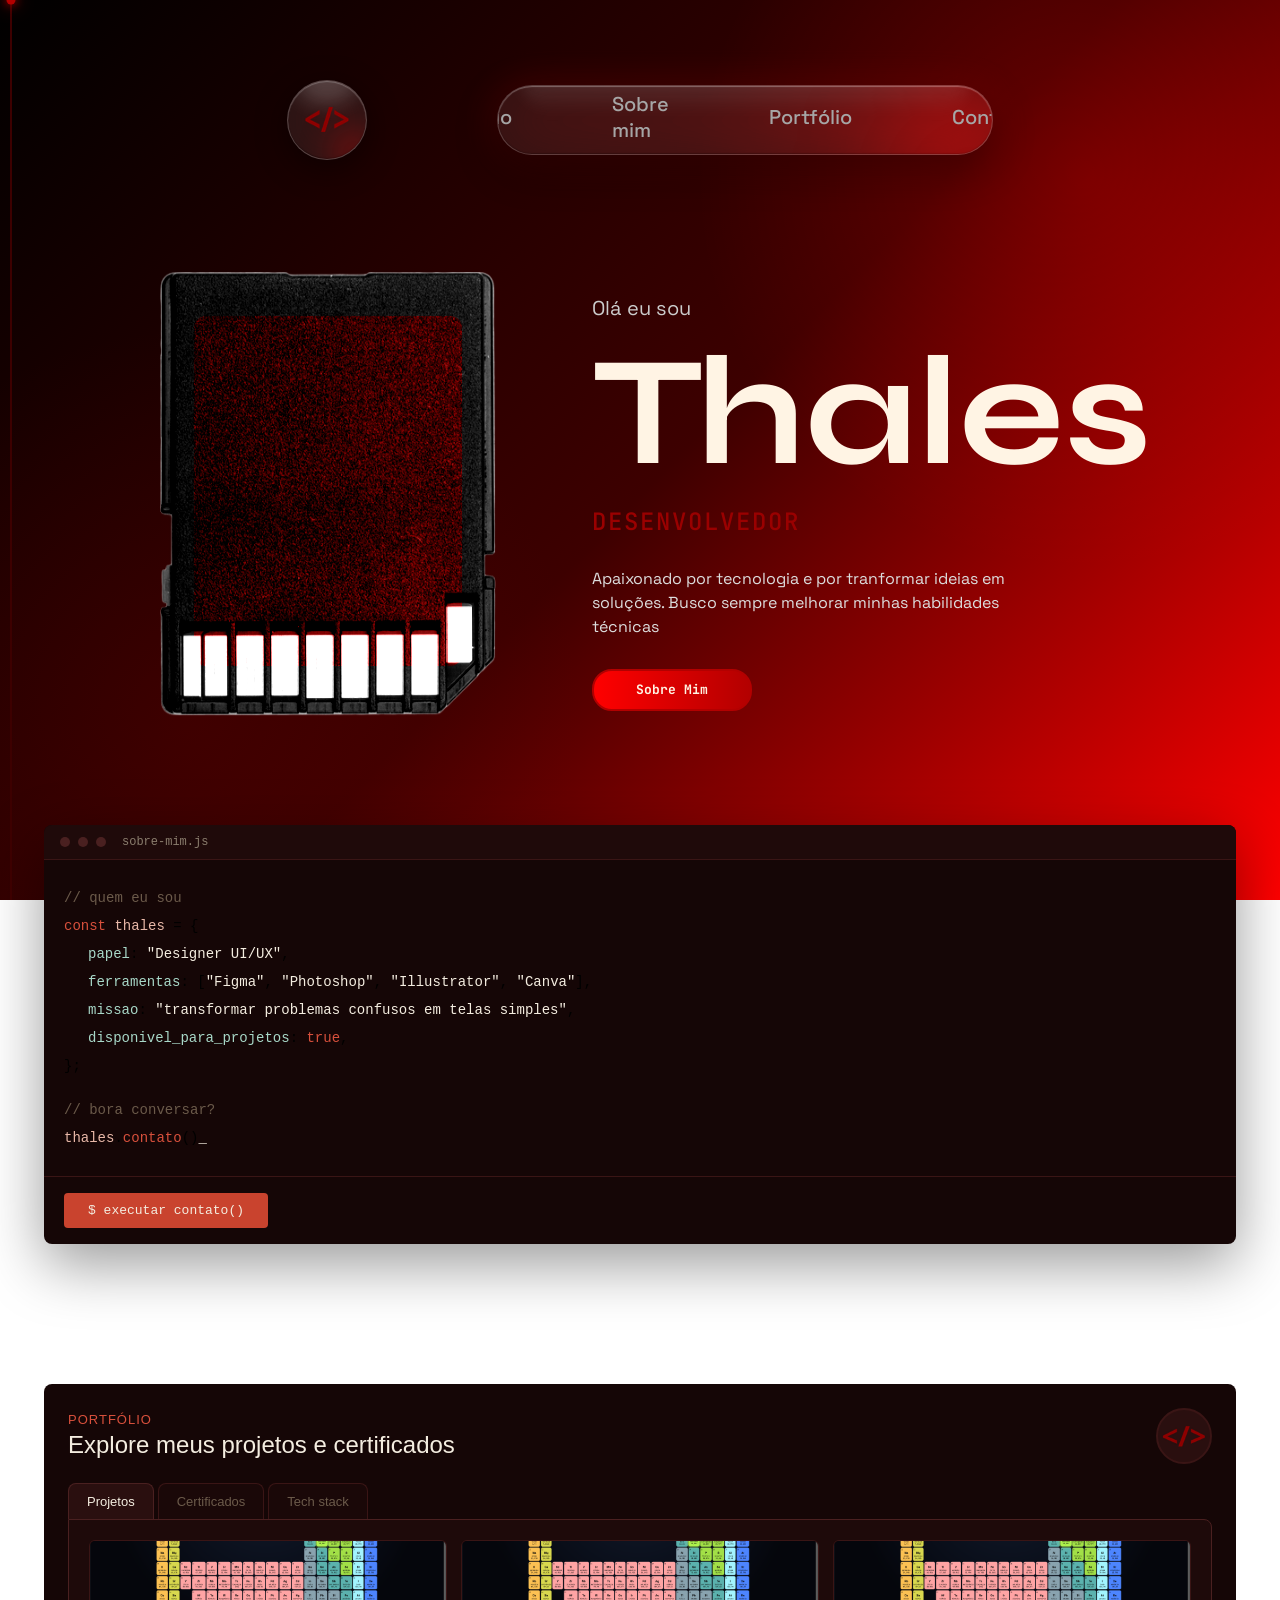
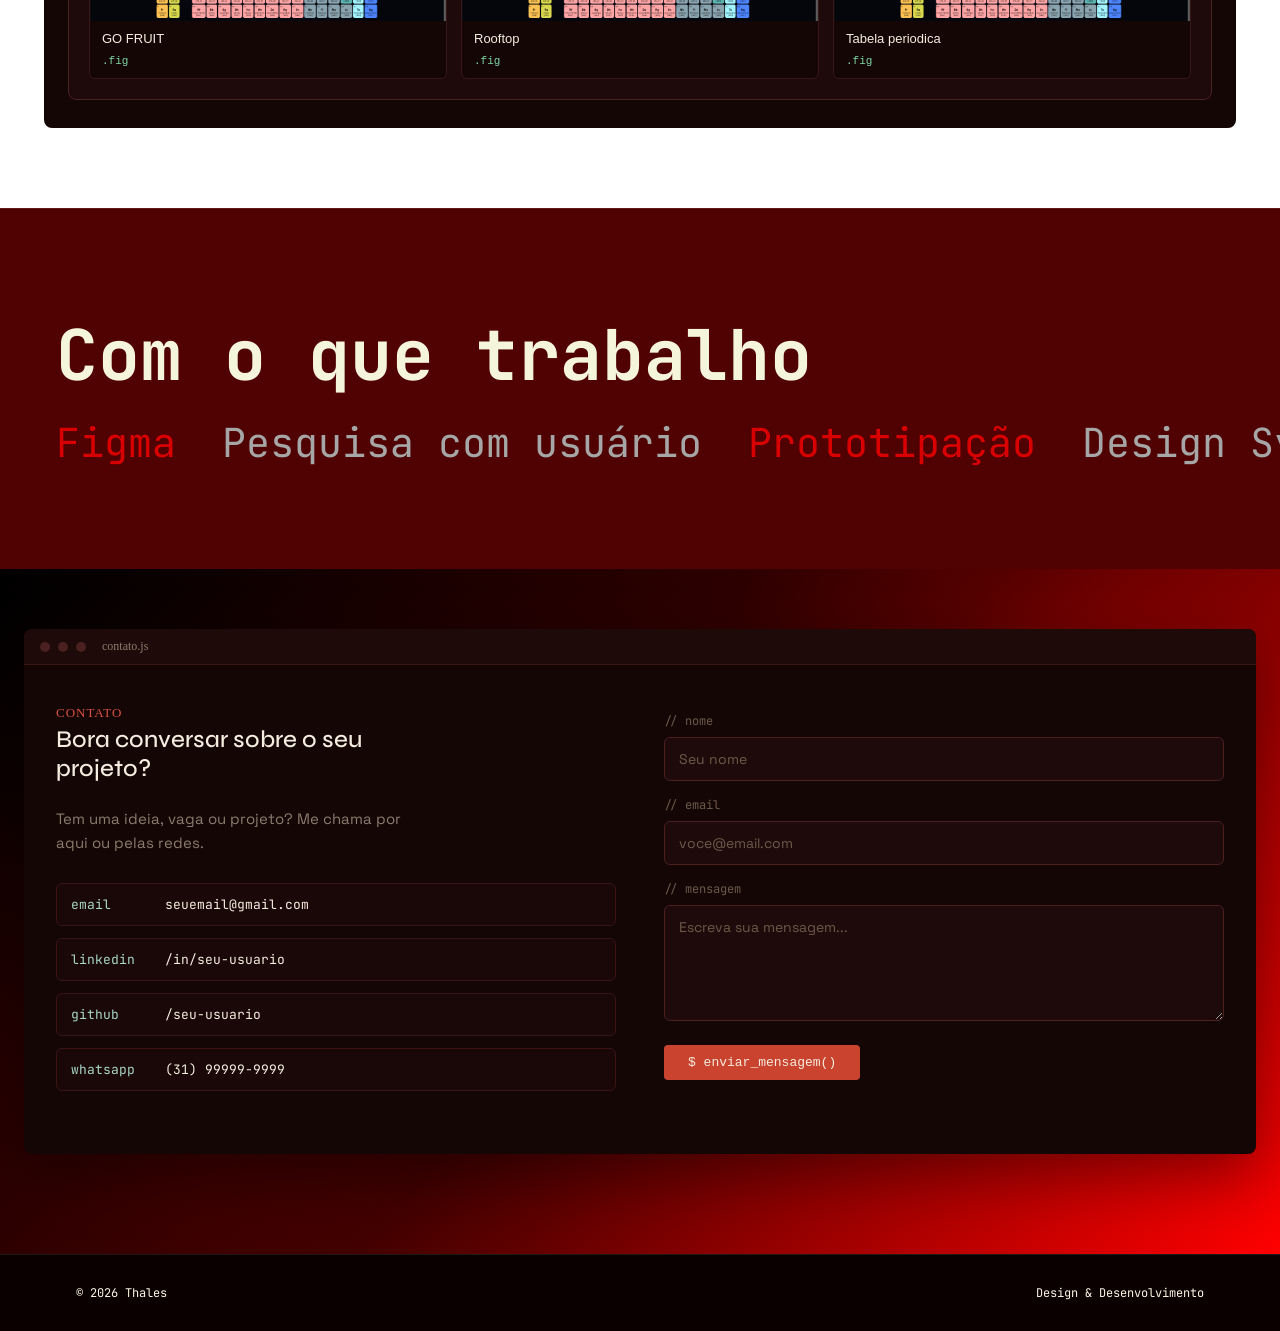
<file: index.html>
<!DOCTYPE html>
<html lang="en">

<head>
    <meta charset="UTF-8">
    <meta name="viewport" content="width=device-width, initial-scale=1.0">
    <title>portifolio</title>
    <link rel="stylesheet" href="port.css">
    <link rel="preconnect" href="https://fonts.googleapis.com">
    <link rel="preconnect" href="https://fonts.gstatic.com" crossorigin>
    <link href="https://fonts.googleapis.com/css2?family=Syne:wght@400..800&display=swap" rel="stylesheet">
    <link rel="preconnect" href="https://fonts.googleapis.com">
    <link rel="preconnect" href="https://fonts.gstatic.com" crossorigin>
    <link
        href="https://fonts.googleapis.com/css2?family=JetBrains+Mono:ital,wght@0,100..800;1,100..800&family=Syne:wght@400..800&display=swap"
        rel="stylesheet">
    <link rel="preconnect" href="https://fonts.googleapis.com">
    <link rel="preconnect" href="https://fonts.gstatic.com" crossorigin>
    <link
        href="https://fonts.googleapis.com/css2?family=JetBrains+Mono:ital,wght@0,100..800;1,100..800&family=Space+Grotesk:wght@300..700&family=Syne:wght@400..800&display=swap"
        rel="stylesheet">

</head>

<body>
    <div id="home">

        <header id="cabecalho">
            <ul id="tag">
                <li id="btncontainer"><button id="darkMode"><img id="tagimg" src="Thales.png" alt=""></button></li>
            </ul>
            <ul id="principal">
                <li><a href="">Início</a>
                    <hr class="hr">
                </li>
                <li><a href="#sobreMim">Sobre mim</a>
                    <hr class="hr">
                </li>
                <li><a href="#portfolio">Portfólio</a>
                    <hr class="hr">
                </li>
                <li><a href="#contato">Contato</a>
                    <hr class="hr">
                </li>
            </ul>
        </header>
        <section id="container-apresentacao">
            <div id="Apresentação">
                <div id="memoryCard">
                    <img src="Thales1.png" alt="">
                </div>
                <div id="textoApresentação">
                    <span id="parte1">Olá eu sou</span>
                    <span id="parte2">Thales</span>
                    <span id="parte3" class="letra3">Desenvolvedor</span>
                    <span id="parte4">Apaixonado por tecnologia e por tranformar ideias em soluções. Busco sempre
                        melhorar
                        minhas habilidades
                        técnicas</span>
                    <button id="Projetos"><a href="#sobreMim"><span>Sobre Mim</span></a></button>
                </div>
            </div>

        </section>

        <section id="sobreMim" class="sobre-mim">
            <div class="editor-window">

                <div class="editor-titlebar">
                    <span class="dot"></span>
                    <span class="dot"></span>
                    <span class="dot"></span>
                    <span class="filename">sobre-mim.js</span>
                </div>

                <div class="editor-body">
                    <p><span class="comment">// quem eu sou</span></p>
                    <p><span class="keyword">const</span> <span class="var">thales</span> = {</p>
                    <p class="indent"><span class="prop">papel</span>: <span class="string">"Designer UI/UX"</span>,</p>
                    <p class="indent"><span class="prop">ferramentas</span>: [<span class="string">"Figma"</span>, <span
                            class="string">"Photoshop"</span>, <span class="string">"Illustrator"</span>, <span
                            class="string">"Canva"</span>],</p>
                    <p class="indent"><span class="prop">missao</span>: <span class="string">"transformar problemas
                            confusos em telas simples"</span>,</p>
                    <p class="indent"><span class="prop">disponivel_para_projetos</span>: <span
                            class="keyword">true</span>,</p>
                    <p>};</p>
                    <p class="spaced"><span class="comment">// bora conversar?</span></p>
                    <p><span class="var">thales</span>.<span class="keyword">contato</span>()<span id="cursor">_</span>
                    </p>
                </div>

                <div class="editor-footer">
                    <button class="run-btn"
                        onclick="document.getElementById('contato').scrollIntoView({behavior:'smooth'})" id="">
                        $ executar contato()
                    </button>
                </div>

            </div>
        </section>


        <section id="portfolio" class="portfolio-pastas">
            <div class="board">

                <div>
                    <img class="avatar" src="Thales.png" alt="">
                </div>

                <p class="eyebrow">PORTFÓLIO</p>
                <h1 class="titulo">Explore meus projetos e certificados</h1>

                <div class="tabs">
                    <button class="tab active" data-folder="projetos">
                        Projetos
                    </button>
                    <button class="tab" data-folder="certificados">
                        Certificados
                    </button>
                    <button class="tab" data-folder="techstack">
                        Tech stack
                    </button>
                </div>

                <div class="folder-content" id="folder-content">
                    <!-- preenchido via JS -->
                </div>

            </div>
        </section>

    </div>

    <section id="skills" class="painel">
        <h2 class="letra3">Com o que trabalho</h2>
        <div class="faixa-skills">
            <div class="marquee">
                <span class="on">Figma</span><span>Pesquisa com usuário</span><span
                    class="on">Prototipação</span><span>Design System</span><span class="on">HTML / CSS /
                    JS</span><span>Wireframing</span>
                <span class="on">Figma</span><span>Pesquisa com usuário</span><span
                    class="on">Prototipação</span><span>Design System</span><span class="on">HTML / CSS /
                    JS</span><span>Wireframing</span>
            </div>
        </div>
    </section>

    <div id="spine">
        <div id="spine-fill">
            <div id="spine-dot"></div>
        </div>
    </div>
    <section id="contato" class="contato">
        <div class="contato-window">

            <div class="editor-titlebar">
                <span class="dot"></span>
                <span class="dot"></span>
                <span class="dot"></span>
                <span class="filename">contato.js</span>
            </div>

            <div class="contato-body">

                <div class="contato-info">
                    <p class="eyebrow">CONTATO</p>
                    <h2 class="titulo">Bora conversar sobre o seu projeto?</h2>
                    <p class="contato-texto">
                        Tem uma ideia, vaga ou projeto? Me chama por aqui ou pelas redes.
                    </p>

                    <ul class="contato-links">
                        <li>
                            <a href="mailto:seuemail@gmail.com">
                                <span class="prop">email</span>
                                <span class="string">seuemail@gmail.com</span>
                            </a>
                        </li>
                        <li>
                            <a href="https://www.linkedin.com/in/SEU-USUARIO" target="_blank" rel="noopener">
                                <span class="prop">linkedin</span>
                                <span class="string">/in/seu-usuario</span>
                            </a>
                        </li>
                        <li>
                            <a href="https://github.com/SEU-USUARIO" target="_blank" rel="noopener">
                                <span class="prop">github</span>
                                <span class="string">/seu-usuario</span>
                            </a>
                        </li>
                        <li>
                            <a href="https://wa.me/5531999999999" target="_blank" rel="noopener">
                                <span class="prop">whatsapp</span>
                                <span class="string">(31) 99999-9999</span>
                            </a>
                        </li>
                    </ul>
                </div>

                <form id="contato-form" class="contato-form">
                    <label for="nome"><span class="comment">// nome</span></label>
                    <input type="text" id="nome" name="nome" placeholder="Seu nome" required>

                    <label for="email"><span class="comment">// email</span></label>
                    <input type="email" id="email" name="email" placeholder="voce@email.com" required>

                    <label for="mensagem"><span class="comment">// mensagem</span></label>
                    <textarea id="mensagem" name="mensagem" rows="5" placeholder="Escreva sua mensagem..."
                        required></textarea>

                    <button type="submit" class="run-btn">$ enviar_mensagem()</button>
                    <p id="form-status" role="status"></p>
                </form>

            </div>
        </div>
    </section>

    <footer>
        <span>© 2026 Thales</span>
        <span>Design & Desenvolvimento</span>
    </footer>

    <script src="index.js"></script>
</body>

</html>
</file>
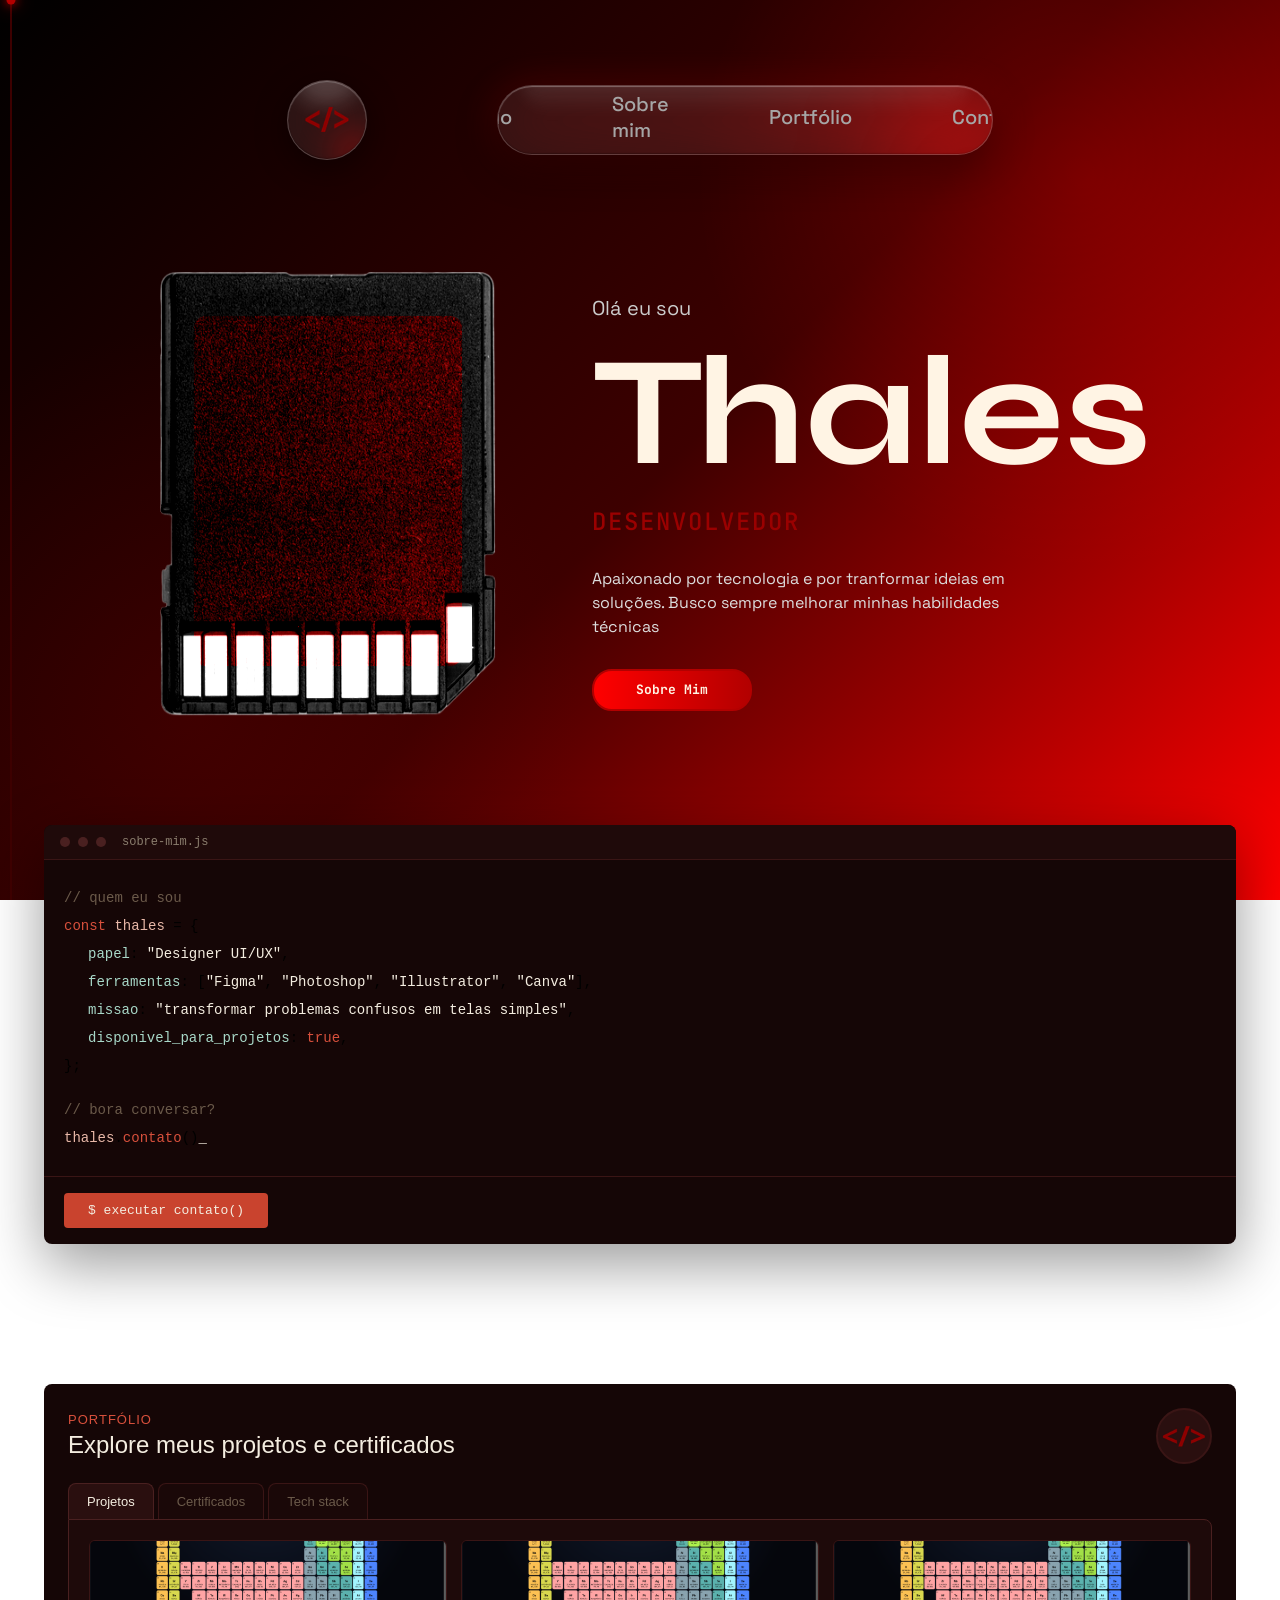
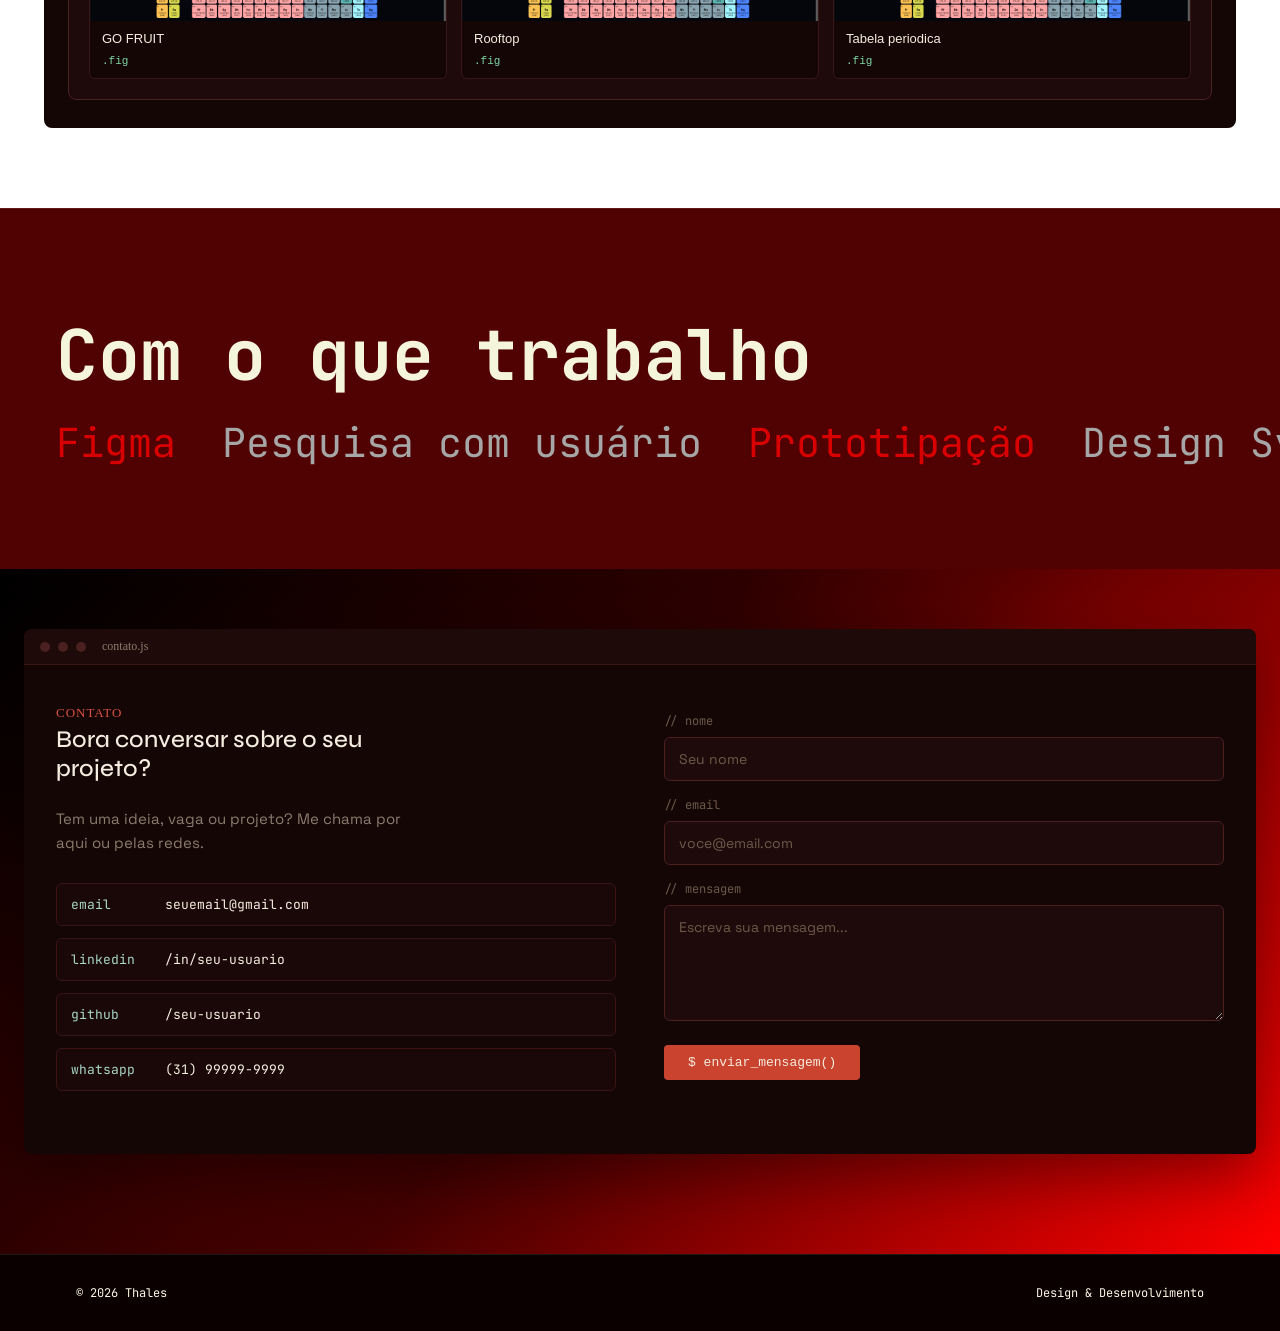
<file: lndex.html>
<!DOCTYPE html>
<html lang="en">

<head>
    <meta charset="UTF-8">
    <meta name="viewport" content="width=device-width, initial-scale=1.0">
    <title>portifolio</title>
    <link rel="stylesheet" href="port.css">
    <link rel="preconnect" href="https://fonts.googleapis.com">
    <link rel="preconnect" href="https://fonts.gstatic.com" crossorigin>
    <link href="https://fonts.googleapis.com/css2?family=Syne:wght@400..800&display=swap" rel="stylesheet">
    <link rel="preconnect" href="https://fonts.googleapis.com">
    <link rel="preconnect" href="https://fonts.gstatic.com" crossorigin>
    <link
        href="https://fonts.googleapis.com/css2?family=JetBrains+Mono:ital,wght@0,100..800;1,100..800&family=Syne:wght@400..800&display=swap"
        rel="stylesheet">
    <link rel="preconnect" href="https://fonts.googleapis.com">
    <link rel="preconnect" href="https://fonts.gstatic.com" crossorigin>
    <link
        href="https://fonts.googleapis.com/css2?family=JetBrains+Mono:ital,wght@0,100..800;1,100..800&family=Space+Grotesk:wght@300..700&family=Syne:wght@400..800&display=swap"
        rel="stylesheet">

</head>

<body>
    <div id="home">

        <header id="cabecalho">
            <ul id="tag">
                <li id="btncontainer"><button id="darkMode"><img id="tagimg" src="Thales.png" alt=""></button></li>
            </ul>
            <ul id="principal">
                <li><a href="">Início</a>
                    <hr class="hr">
                </li>
                <li><a href="#sobreMim">Sobre mim</a>
                    <hr class="hr">
                </li>
                <li><a href="#portfolio">Portfólio</a>
                    <hr class="hr">
                </li>
                <li><a href="#contato">Contato</a>
                    <hr class="hr">
                </li>
            </ul>
        </header>
        <section id="container-apresentacao">
            <div id="Apresentação">
                <div id="memoryCard">
                    <img src="Thales1.png" alt="">
                </div>
                <div id="textoApresentação">
                    <span id="parte1">Olá eu sou</span>
                    <span id="parte2">Thales</span>
                    <span id="parte3" class="letra3">Desenvolvedor</span>
                    <span id="parte4">Apaixonado por tecnologia e por tranformar ideias em soluções. Busco sempre
                        melhorar
                        minhas habilidades
                        técnicas</span>
                    <button id="Projetos"><a href="#sobreMim"><span>Sobre Mim</span></a></button>
                </div>
            </div>

        </section>

        <section id="sobreMim" class="sobre-mim">
            <div class="editor-window">

                <div class="editor-titlebar">
                    <span class="dot"></span>
                    <span class="dot"></span>
                    <span class="dot"></span>
                    <span class="filename">sobre-mim.js</span>
                </div>

                <div class="editor-body">
                    <p><span class="comment">// quem eu sou</span></p>
                    <p><span class="keyword">const</span> <span class="var">thales</span> = {</p>
                    <p class="indent"><span class="prop">papel</span>: <span class="string">"Designer UI/UX"</span>,</p>
                    <p class="indent"><span class="prop">ferramentas</span>: [<span class="string">"Figma"</span>, <span
                            class="string">"Photoshop"</span>, <span class="string">"Illustrator"</span>, <span
                            class="string">"Canva"</span>],</p>
                    <p class="indent"><span class="prop">missao</span>: <span class="string">"transformar problemas
                            confusos em telas simples"</span>,</p>
                    <p class="indent"><span class="prop">disponivel_para_projetos</span>: <span
                            class="keyword">true</span>,</p>
                    <p>};</p>
                    <p class="spaced"><span class="comment">// bora conversar?</span></p>
                    <p><span class="var">thales</span>.<span class="keyword">contato</span>()<span id="cursor">_</span>
                    </p>
                </div>

                <div class="editor-footer">
                    <button class="run-btn"
                        onclick="document.getElementById('contato').scrollIntoView({behavior:'smooth'})" id="">
                        $ executar contato()
                    </button>
                </div>

            </div>
        </section>


        <section id="portfolio" class="portfolio-pastas">
            <div class="board">

                <div>
                    <img class="avatar" src="Thales.png" alt="">
                </div>

                <p class="eyebrow">PORTFÓLIO</p>
                <h1 class="titulo">Explore meus projetos e certificados</h1>

                <div class="tabs">
                    <button class="tab active" data-folder="projetos">
                        Projetos
                    </button>
                    <button class="tab" data-folder="certificados">
                        Certificados
                    </button>
                    <button class="tab" data-folder="techstack">
                        Tech stack
                    </button>
                </div>

                <div class="folder-content" id="folder-content">
                    <!-- preenchido via JS -->
                </div>

            </div>
        </section>

    </div>

    <section id="skills" class="painel">
        <h2 class="letra3">Com o que trabalho</h2>
        <div class="faixa-skills">
            <div class="marquee">
                <span class="on">Figma</span><span>Pesquisa com usuário</span><span
                    class="on">Prototipação</span><span>Design System</span><span class="on">HTML / CSS /
                    JS</span><span>Wireframing</span>
                <span class="on">Figma</span><span>Pesquisa com usuário</span><span
                    class="on">Prototipação</span><span>Design System</span><span class="on">HTML / CSS /
                    JS</span><span>Wireframing</span>
            </div>
        </div>
    </section>

    <div id="spine">
        <div id="spine-fill">
            <div id="spine-dot"></div>
        </div>
    </div>
    <section id="contato" class="contato">
        <div class="contato-window">

            <div class="editor-titlebar">
                <span class="dot"></span>
                <span class="dot"></span>
                <span class="dot"></span>
                <span class="filename">contato.js</span>
            </div>

            <div class="contato-body">

                <div class="contato-info">
                    <p class="eyebrow">CONTATO</p>
                    <h2 class="titulo">Bora conversar sobre o seu projeto?</h2>
                    <p class="contato-texto">
                        Tem uma ideia, vaga ou projeto? Me chama por aqui ou pelas redes.
                    </p>

                    <ul class="contato-links">
                        <li>
                            <a href="mailto:seuemail@gmail.com">
                                <span class="prop">email</span>
                                <span class="string">seuemail@gmail.com</span>
                            </a>
                        </li>
                        <li>
                            <a href="https://www.linkedin.com/in/SEU-USUARIO" target="_blank" rel="noopener">
                                <span class="prop">linkedin</span>
                                <span class="string">/in/seu-usuario</span>
                            </a>
                        </li>
                        <li>
                            <a href="https://github.com/SEU-USUARIO" target="_blank" rel="noopener">
                                <span class="prop">github</span>
                                <span class="string">/seu-usuario</span>
                            </a>
                        </li>
                        <li>
                            <a href="https://wa.me/5531999999999" target="_blank" rel="noopener">
                                <span class="prop">whatsapp</span>
                                <span class="string">(31) 99999-9999</span>
                            </a>
                        </li>
                    </ul>
                </div>

                <form id="contato-form" class="contato-form">
                    <label for="nome"><span class="comment">// nome</span></label>
                    <input type="text" id="nome" name="nome" placeholder="Seu nome" required>

                    <label for="email"><span class="comment">// email</span></label>
                    <input type="email" id="email" name="email" placeholder="voce@email.com" required>

                    <label for="mensagem"><span class="comment">// mensagem</span></label>
                    <textarea id="mensagem" name="mensagem" rows="5" placeholder="Escreva sua mensagem..."
                        required></textarea>

                    <button type="submit" class="run-btn">$ enviar_mensagem()</button>
                    <p id="form-status" role="status"></p>
                </form>

            </div>
        </div>
    </section>

    <footer>
        <span>© 2026 Thales</span>
        <span>Design & Desenvolvimento</span>
    </footer>

    <script src="index.js"></script>
</body>

</html>
</file>
<file: port.css>
@import url('https://fonts.googleapis.com/css2?family=JetBrains+Mono:wght@400;500;700&family=Space+Grotesk:wght@400;500;700&family=Syne:wght@400;700;800&display=swap');

:root {

    --black: #000000;
    --black-soft: #0a0000;
    --cream: #fff4e4;
    --white: #ffffff;
    --gray-light: #dddddd;
    --gray: #cccccc;
    --gray-medium: #a6a6a6;
    --muted: #a6a6a6;
    --line: rgba(255, 255, 255, 0.09);

    --red-dark: #170000;
    --red-deep: #3d0000;
    --red-darkest: #500101;
    --red: #b30000;
    --red-medium: #d80000;
    --red-bright: #ff0000;
    --red-light: #9a0000;
    --red-selection: #860000;

    --glass-bg: rgba(255, 255, 255, 0.07);
    --glass-bg-light: rgba(255, 255, 255, 0.08);
    --glass-border: rgba(255, 255, 255, 0.18);
    --glass-border-light: rgba(255, 255, 255, 0.20);
    --glass-highlight: rgba(255, 255, 255, 0.30);
    --glass-shadow: rgba(0, 0, 0, 0.45);

    --red-glow: rgba(255, 0, 0, 0.50);
    --red-glow-soft: rgba(255, 0, 0, 0.20);

    --font-body: 'Space Grotesk', sans-serif;
    --font-title: 'Syne', sans-serif;
    --font-code: 'JetBrains Mono', monospace;

    --radius-glass: 50px;
    --blur-glass: 30px;
}

.light-mode {
    --black: #ffffff;
    --black-soft: #fdf8f2;
    --cream: #2b2b2b;
    --white: #1a1a1a;
    --gray-light: #333333;
    --gray: #4d4d4d;
    --gray-medium: #6b6b6b;
    --muted: #6b6b6b;
    --line: rgba(0, 0, 0, 0.09);

    --red-dark: #ffe5e5;
    --red-deep: #ffcccc;
    --red-darkest: #ffb3b3;
    --red: #b30000;
    --red-medium: #d80000;
    --red-bright: #ff0000;
    --red-light: #ff3333;
    --red-selection: #ffcccc;

    --glass-bg: rgba(0, 0, 0, 0.05);
    --glass-bg-light: rgba(0, 0, 0, 0.06);
    --glass-border: rgba(0, 0, 0, 0.12);
    --glass-border-light: rgba(0, 0, 0, 0.14);
    --glass-highlight: rgba(255, 255, 255, 0.6);
    --glass-shadow: rgba(0, 0, 0, 0.15);

    --red-glow: rgba(255, 0, 0, 0.35);
    --red-glow-soft: rgba(255, 0, 0, 0.15);
}

* {
    margin: 0;
    padding: 0;
    box-sizing: border-box;
}

#home {
    padding: 20px;
    width: 100%;
    min-height: 100vh;

    background:
        radial-gradient(circle at 85% 20%,
            rgba(255, 0, 0, 0.22),
            transparent 30%),
        radial-gradient(circle at 15% 80%,
            rgba(120, 0, 0, 0.2),
            transparent 30%),
        linear-gradient(134deg,
            var(--black) 0%,
            var(--red-deep) 52%,
            var(--red-bright) 100%);

    background-repeat: no-repeat;
    background-attachment: fixed;
    overflow: visible;
}

#darkMode {
    background-color: transparent;
    cursor: pointer;
}



header {
    display: flex;
    align-items: center;
    justify-content: center;
    width: 100%;
    min-height: 80px;
    margin-top: 60px;
    gap: 30px;
}

header>ul>li>a {
    position: relative;
    z-index: 2;
    display: block;

    text-decoration: none;
    color: var(--gray-medium);

    font-size: 20px;
    font-family: var(--font-body);
    font-weight: 500;

    transition:
        color 0.3s ease,
        text-shadow 0.3s ease,
        transform 0.3s ease;
}

header>ul>li>a:hover {
    color: var(--white);

    text-shadow:
        0 0 8px var(--red-glow),
        0 0 20px var(--red-glow-soft);

    transform: translateY(-2px);
}

#tag {
    position: relative;

    width: 80px;
    height: 80px;

    display: flex;
    align-items: center;
    justify-content: center;

    list-style: none;
    flex-shrink: 0;

    border-radius: 50%;

    background: var(--glass-bg-light);
    border: 1px solid var(--glass-border-light);

    backdrop-filter: blur(25px) saturate(160%);
    -webkit-backdrop-filter: blur(25px) saturate(160%);

    margin-right: 100px;

    box-shadow:
        0 8px 32px var(--glass-shadow),
        inset 0 1px 1px rgba(255, 255, 255, 0.25),
        inset 0 -1px 1px rgba(0, 0, 0, 0.3);

    overflow: hidden;
}

#tag::before {
    content: "";

    position: absolute;
    top: -30%;
    left: 10%;

    width: 80%;
    height: 60%;

    background: rgba(255, 255, 255, 0.18);

    filter: blur(10px);
    border-radius: 50%;

    pointer-events: none;
}

#tag::after {
    content: "";

    position: absolute;

    width: 35px;
    height: 35px;

    right: -5px;
    bottom: -10px;

    background: rgba(255, 0, 0, 0.45);

    filter: blur(18px);
    border-radius: 50%;

    pointer-events: none;
}

#tag img {
    position: relative;
    z-index: 2;

    padding: 8px;

    width: 80px;
    height: 80px;

    border-radius: 50%;
}

#principal {
    position: relative;

    width: 40%;
    min-width: 420px;
    height: 70px;

    display: flex;
    flex-direction: row;
    align-items: center;
    justify-content: center;

    gap: 100px;

    list-style: none;

    background: var(--glass-bg);

    border: 1px solid var(--glass-border);
    border-radius: var(--radius-glass);

    backdrop-filter: blur(var(--blur-glass)) saturate(170%);
    -webkit-backdrop-filter: blur(var(--blur-glass)) saturate(170%);

    box-shadow:
        0 12px 40px var(--glass-shadow),
        0 0 40px var(--red-glow-soft),
        inset 0 1px 1px var(--glass-highlight),
        inset 0 -1px 1px rgba(0, 0, 0, 0.2);

    overflow: hidden;
}

#principal::before {
    content: "";

    position: absolute;

    top: -50%;
    left: 5%;

    width: 90%;
    height: 90%;

    background: linear-gradient(180deg,
            rgba(255, 255, 255, 0.2),
            rgba(255, 255, 255, 0));

    border-radius: var(--radius-glass);

    filter: blur(8px);

    pointer-events: none;
}

#principal::after {
    content: "";

    position: absolute;

    width: 180px;
    height: 180px;

    right: -70px;
    bottom: -120px;

    background: rgba(255, 0, 0, 0.28);

    border-radius: 50%;

    filter: blur(45px);

    pointer-events: none;
}

#principal>li {
    position: relative;
    z-index: 3;
}

::selection {
    color: var(--white);
    background-color: var(--red-selection);
}

.hr {
    width: 100%;
    height: 2px;

    background: linear-gradient(336deg,
            var(--red-dark) 0%,
            var(--red-deep) 50%,
            var(--red-medium) 100%);

    border: none;
    margin: 4px 0 0 0;

    transform: scaleX(0);
    transform-origin: center;

    transition: transform 0.5s ease;

    box-shadow: 0 0 10px var(--red-glow);
}

#principal>li:hover .hr {
    transform: scaleX(1);
}

@keyframes flutuar {
    0% {
        transform: translateY(0);
    }

    100% {
        transform: translateY(-6px);
    }
}

#tagimg:hover {
    animation: flutuar 0.67s ease-in-out infinite alternate;
}

#container-apresentacao {
    flex: 1;

    display: flex;
    justify-content: center;
    align-items: center;

    padding: 20px;
    margin-top: 100px;
}

#Apresentação {
    display: grid;

    grid-template-columns: 35% 55%;

    justify-content: space-between;

    width: 80%;
    max-width: 1100px;

    align-items: center;

    perspective: 1000px;
}

#memoryCard {
    position: relative;

    transition: transform 0.15s ease;

    transform-style: preserve-3d;

    will-change: transform;
}

#memoryCard img {
    width: 100%;
    height: auto;

    display: block;

    border-radius: 12px;

    transform: scale(1) translateY(-2%);

    filter:
        grayscale(1) contrast(1.4) brightness(1.2);
}

#memoryCard::after {
    content: "";

    position: absolute;

    inset: 0;

    background: #a02020;

    mix-blend-mode: color;

    pointer-events: none;

    border-radius: 12px;

    height: 350px;
    width: 80%;

    left: 10%;
    top: 8%;
}

#textoApresentação {
    display: flex;
    flex-direction: column;

    gap: 15px;

    align-items: flex-start;

    color: var(--white);

    max-width: 500px;
}

#parte1 {
    font-size: 20px;

    color: var(--gray);

    font-family: var(--font-body);
}

#parte2 {
    font-size: 155px;

    font-weight: bold;

    color: var(--cream);

    line-height: 1;

    font-family: var(--font-title);
}

#parte3.letra3 {
    font-size: 24px;

    color: var(--red-light);

    font-weight: 500;

    text-transform: uppercase;

    letter-spacing: 2px;

    font-family: var(--font-code);
}

#parte4 {
    font-size: 16px;

    color: var(--gray-light);

    max-width: 450px;

    line-height: 1.5;

    font-family: var(--font-body);
}

#Projetos {
    display: flex;

    justify-content: center;
    align-items: center;

    width: 160px;
    height: 42px;

    margin-top: 15px;

    background: linear-gradient(90deg,
            var(--red-bright) 0%,
            var(--red) 100%);

    border: 2px solid var(--red);

    border-radius: 20px;

    text-decoration: none;

    transition:
        transform 0.2s ease,
        opacity 0.2s ease,
        box-shadow 0.2s ease;
}

#Projetos>a {
    text-decoration: none;

    color: var(--cream);

    font-weight: bold;

    font-size: 13px;

    font-family: var(--font-code);
}

#Projetos:hover {
    opacity: 0.8;

    transform: scale(1.067);

    cursor: pointer;

    box-shadow:
        0 0 15px var(--red-glow),
        0 0 35px var(--red-glow-soft);
}

@media (max-width: 900px) {
    header {
        gap: 15px;
    }

    #principal {
        width: 60%;
        min-width: 0;
        gap: 40px;
    }

    #Apresentação {
        grid-template-columns: 1fr;
        gap: 60px;
    }

    #parte2 {
        font-size: 100px;
    }
}

@media (max-width: 600px) {
    #home {
        padding: 15px;
    }

    header {
        margin-top: 30px;
    }

    #tag {
        width: 60px;
        height: 60px;
    }

    #tag img {
        width: 60px;
        height: 60px;
    }

    #principal {
        width: calc(100% - 75px);
        height: 60px;
        gap: 25px;
    }

    header>ul>li>a {
        font-size: 15px;
    }

    #container-apresentacao {
        margin-top: 60px;
    }

    #Apresentação {
        width: 95%;
    }

    #parte2 {
        font-size: 70px;
    }

    #parte3 {
        font-size: 18px;
    }
}


html {
    scroll-behavior: smooth;
}

#sobreMim {
    scroll-margin-top: 20px;
}

footer {
    padding: 30px 76px;
    font-family: 'JetBrains Mono', monospace;
    font-size: 12px;
    color: var(--cream);
    display: flex;
    justify-content: space-between;
    border-top: 1px solid var(--line);
    background-color: var(--black-soft);

}

#skills {
    overflow: hidden;
    background-color: var(--red-darkest);
}

.faixa-skills {
    display: flex;
    gap: 0;
}

.marquee {
    display: flex;
    gap: 46px;
    white-space: nowrap;
    animation: rolar 22s linear infinite;
    padding-right: 46px;
}

@keyframes rolar {
    from {
        transform: translateX(0);
    }

    to {
        transform: translateX(-50%);
    }
}

.marquee span {
    font-family: 'JetBrains Mono', monospace;
    font-size: clamp(22px, 3.4vw, 40px);
    color: var(--muted);
}

.marquee span.on {
    color: var(--red-medium);
}

#spine {
    position: fixed;
    left: 10px;
    top: 0;
    bottom: 0;
    width: 2px;
    background: var(--red-deep);
    z-index: 50;
}

#spine-fill {
    position: absolute;
    top: 0;
    left: 0;
    width: 100%;
    background: var(--red);
    height: 0%;
    box-shadow: 0 0 12px var(--red);
    transition: height .1s linear;
}

#spine-dot {
    position: absolute;
    left: 50%;
    transform: translate(-50%, -50%);
    top: 0%;
    width: 9px;
    height: 9px;
    border-radius: 50%;
    background: var(--red);
    box-shadow: 0 0 10px var(--red), 0 0 20px var(--red);
    animation: pulseDot 1.4s ease-in-out infinite;
}

.painel {
    padding: 100px 56px;
    border-top: 1px solid var(--line);
}

.letra3 {
    font-family: 'JetBrains Mono', monospace;
    color: beige;
    font-size: 70px;
    margin-bottom: 15px;
}

.sobre-mim {
    padding: 80px 24px;
    display: flex;
    justify-content: center;
}

.editor-window {
    background: #150606;
    border-radius: 8px;
    overflow: hidden;
    font-family: 'Courier New', monospace;
    width: 100%;
    max-width: 1242px;
    box-shadow: 0 20px 60px rgba(0, 0, 0, 0.4);
}

.editor-titlebar {
    background: #1f0a0a;
    padding: 10px 16px;
    display: flex;
    align-items: center;
    gap: 8px;
    border-bottom: 0.5px solid #3a1515;
}

.editor-titlebar .dot {
    width: 10px;
    height: 10px;
    border-radius: 50%;
    background: #4a2020;
    display: inline-block;
}

.editor-titlebar .filename {
    color: #8a7d6d;
    font-size: 12px;
    margin-left: 8px;
}

.editor-body {
    padding: 24px 20px;
    font-size: 14px;
    line-height: 2;
}

.editor-body p {
    margin: 0;
}

.editor-body p.indent {
    margin-left: 24px;
}

.editor-body p.spaced {
    margin-top: 16px;
}

.comment {
    color: #6b5a4a;
}

.keyword {
    color: #d8503c;
}

.var {
    color: #e8b8a8;
}

.prop {
    color: #a8d8c8;
}

.string {
    color: #f4ede0;
}

#cursor {
    color: #f4ede0;
    animation: blink 1s step-start infinite;
}

@keyframes blink {
    50% {
        opacity: 0;
    }
}

.editor-footer {
    padding: 16px 20px;
    border-top: 0.5px solid #3a1515;
}

.run-btn {
    background: #c9432e;
    color: #f4ede0;
    border: none;
    padding: 10px 24px;
    border-radius: 4px;
    font-size: 13px;
    font-family: 'Courier New', monospace;
    cursor: pointer;
    transition: 0.2s;
}

.run-btn:hover {
    background: #b23a26;
}

.portfolio-pastas {
    padding: 60px 24px;
    display: flex;
    justify-content: center;
}

.board {
    background: #150606;
    border-radius: 8px;
    padding: 28px 24px;
    position: relative;
    width: 100%;
    max-width: 1242px;

    font-family: sans-serif;
}

.avatar {
    position: absolute;
    top: 24px;
    right: 24px;
    width: 56px;
    height: 56px;
    border-radius: 50%;
    background: #2a0f0f;
    border: 2px solid #3a1515;
    display: flex;
    align-items: center;
    justify-content: center;
    color: #8a7d6d;
    font-size: 20px;
    object-fit: cover;
    overflow: hidden;
}

.eyebrow {
    color: #d8503c;
    font-size: 13px;
    letter-spacing: 1px;
    margin: 0 0 4px;
    font-weight: 500;
}

.titulo {
    color: #f4ede0;
    font-size: 24px;
    font-weight: 500;
    margin: 0 0 24px;
    max-width: 420px;
}

.tabs {
    display: flex;
    gap: 4px;
}

.tab {
    background: #1a0808;
    border: 0.5px solid #3a1515;
    border-bottom: none;
    border-radius: 8px 8px 0 0;
    padding: 10px 18px;
    display: flex;
    align-items: center;
    gap: 8px;
    color: #6b5a4a;
    font-size: 13px;
    cursor: pointer;
    font-family: sans-serif;
    transition: 0.2s, color 0.2s;
}

.tab.active {
    background: #2a0f0f;
    border-color: #4a2020;
    color: #f4ede0;
}

.tab:hover:not(.active) {
    background: #200c0c;
}

.folder-content {
    background: #1e0a0a;
    border: 0.5px solid #4a2020;
    border-radius: 0 8px 8px 8px;
    padding: 20px;
    display: grid;
    grid-template-columns: repeat(auto-fit, minmax(160px, 1fr));
    gap: 14px;
    min-height: 140px;
}

.item-card {
    background: #150606;
    border-radius: 6px;
    overflow: hidden;
    border: 0.5px solid #3a1515;
    cursor: pointer;
    transition: border-color 0.2s;
}

.item-card:hover {
    border-color: #d8503c;
}

.item-thumb {
    height: 80px;
    background: #2a0f0f;
    display: flex;
    align-items: center;
    justify-content: center;
    color: #6b5a4a;
    font-size: 22px;
}

.item-thumb2 {
    height: 80px;
    background: #2a0f0f;
    display: flex;
    align-items: center;
    justify-content: center;
    color: #6b5a4a;
    font-size: 22px;
}

.item-thumb3 {
    height: 80px;
    background: #2a0f0f;
    display: flex;
    align-items: center;
    justify-content: center;
    color: #6b5a4a;
    font-size: 22px;
}

.item-thumb img {
    width: 100%;
    height: 100%;
    object-fit: cover;
}

.item-info {
    padding: 10px 12px;
}

.item-info p {
    color: #f4ede0;
    font-size: 13px;
    font-weight: 500;
    margin: 0 0 4px;
}

.item-info span {
    color: #7ed6a5;
    font-size: 11px;
    font-family: monospace;
}

/* ícones simples via caractere - troque por Font Awesome / Lucide se preferir */
.contato {
    padding: 60px 24px 100px;
    display: flex;
    justify-content: center;
    scroll-margin-top: 20px;
    background:
        radial-gradient(circle at 85% 20%,
            rgba(255, 0, 0, 0.22),
            transparent 30%),
        radial-gradient(circle at 15% 80%,
            rgba(120, 0, 0, 0.2),
            transparent 30%),
        linear-gradient(134deg,
            var(--black) 0%,
            var(--red-deep) 52%,
            var(--red-bright) 100%);
}

.contato-window {
    background: #150606;
    border-radius: 8px;
    overflow: hidden;
    width: 100%;
    max-width: 1242px;
    box-shadow: 0 20px 60px rgba(0, 0, 0, 0.4);
}

.contato-body {
    display: grid;
    grid-template-columns: 1fr 1fr;
    gap: 48px;
    padding: 40px 32px;
}

.contato-info .titulo {
    max-width: 380px;
    font-family: var(--font-title);
    color: #f4ede0;
}

.contato-texto {
    color: #8a7d6d;
    font-family: var(--font-body);
    font-size: 15px;
    line-height: 1.6;
    margin-bottom: 28px;
    max-width: 380px;
}

.contato-links {
    list-style: none;
    display: flex;
    flex-direction: column;
    gap: 12px;
}

.contato-links a {
    display: flex;
    gap: 14px;
    align-items: baseline;
    padding: 12px 14px;
    border: 0.5px solid #3a1515;
    border-radius: 6px;
    background: #1a0808;
    text-decoration: none;
    font-family: var(--font-code);
    font-size: 13px;
    transition: border-color 0.2s, transform 0.2s;
}

.contato-links a:hover {
    border-color: #d8503c;
    transform: translateX(4px);
}

.contato-links .prop {
    min-width: 80px;
}

.contato-form {
    display: flex;
    flex-direction: column;
    gap: 8px;
}

.contato-form label {
    font-family: var(--font-code);
    font-size: 12px;
    margin-top: 8px;
}

.contato-form input,
.contato-form textarea {
    background: #1e0a0a;
    border: 0.5px solid #4a2020;
    border-radius: 6px;
    padding: 12px 14px;
    color: #f4ede0;
    font-family: var(--font-body);
    font-size: 14px;
    resize: vertical;
    transition: border-color 0.2s, box-shadow 0.2s;
}

.contato-form input::placeholder,
.contato-form textarea::placeholder {
    color: #6b5a4a;
}

.contato-form input:focus,
.contato-form textarea:focus {
    outline: none;
    border-color: #d8503c;
    box-shadow: 0 0 0 3px rgba(216, 80, 60, 0.2);
}

.contato-form .run-btn {
    align-self: flex-start;
    margin-top: 16px;
}

#form-status {
    font-family: var(--font-code);
    font-size: 12px;
    color: #7ed6a5;
    min-height: 18px;
    margin-top: 8px;
}

@media (max-width: 800px) {
    .contato-body {
        grid-template-columns: 1fr;
        gap: 32px;
        padding: 28px 20px;
    }
}
</file>
